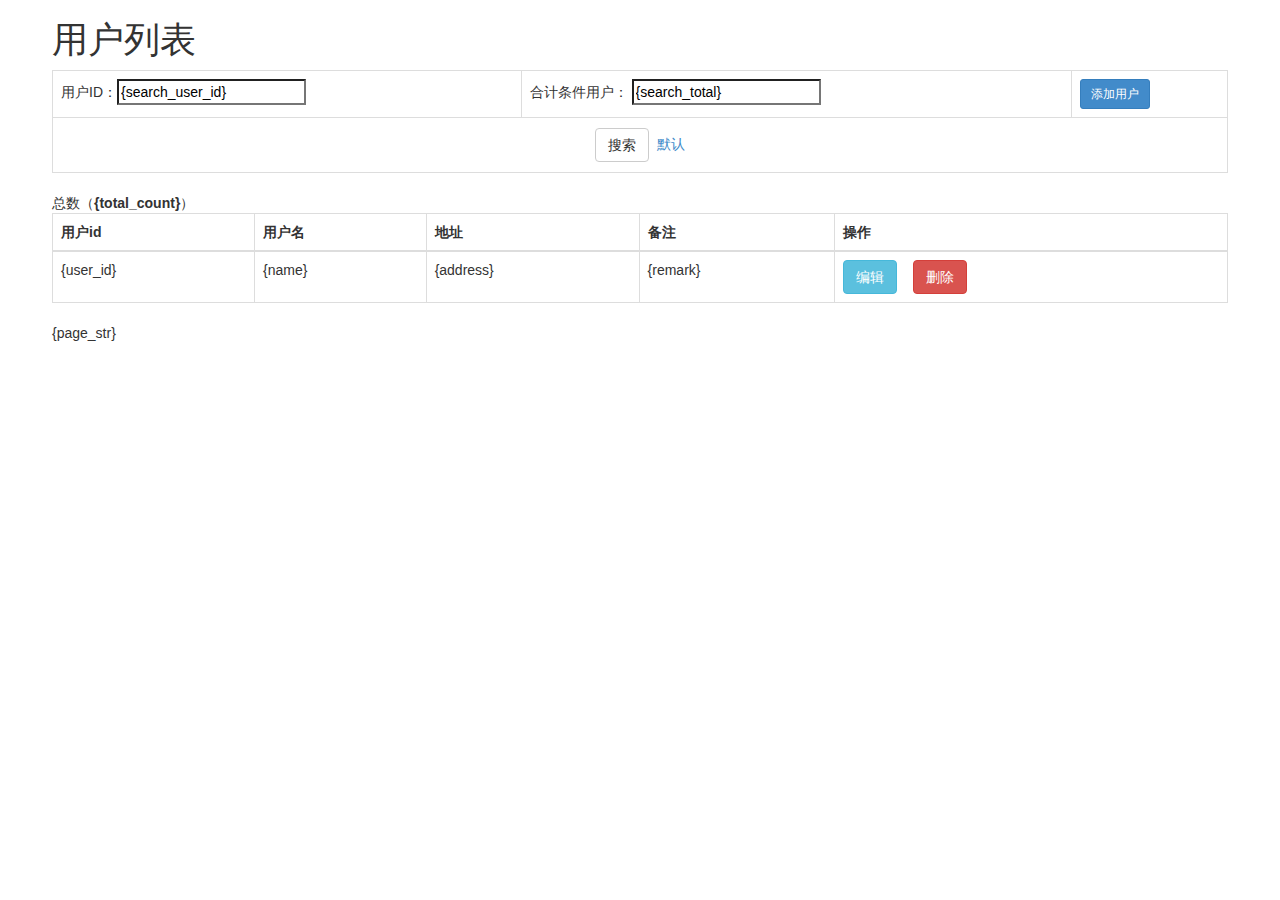
<file: templates/test.html>
<!DOCTYPE html>
<html>
<head>
    <meta charset="utf8">
    <title>用户列表</title>
    <link href="../static/css/bootstrap.min.css" rel="stylesheet">
    <script src="../static/js/jquery-2.0.3.min.js"></script>
    <script src="../static/js/bootstrap.min.js"></script>
    <meta name="viewport" content="width=device-width, initial-scale=1.0">
</head>
<script>
    // 提交表单
    function delete_info(id)
    {
        if(!id)
        {
            alert('Error！');
            return false;
        }
        // var form_data = new Array();

        $.ajax(
                {
                    url: "action/user_action.php",
                    data:{"id":id, "act":"del"},
                    type: "post",
                    beforeSend:function()
                    {
                        $("#tip").html("<span style='color:blue'>正在处理...</span>");
                        return true;
                    },
                    success:function(data)
                    {
                        if(data > 0)
                        {
                            alert('操作成功');
                            $("#tip").html("<span style='color:blueviolet'>恭喜，删除成功！</span>");

                            // document.location.href='world_system_notice.php'
                             location.reload();
                        }
                        else
                        {
                            $("#tip").html("<span style='color:red'>失败，请重试</span>");
                            alert('操作失败');
                        }
                    },
                    error:function()
                    {
                        alert('请求出错');
                    },
                    complete:function()
                    {
                        // $('#tips').hide();
                    }
                });

        return false;
    }

    // 编辑表单
    function get_edit_info(user_id)
    {
        if(!user_id)
        {
            alert('Error！');
            return false;
        }
        // var form_data = new Array();

        $.ajax(
                {
                    url: "action/user_action.php",
                    data:{"user_id":user_id, "act":"get"},
                    type: "post",
                    beforeSend:function()
                    {
                        // $("#tip").html("<span style='color:blue'>正在处理...</span>");
                        return true;
                    },
                    success:function(data)
                    {
                        if(data)
                        {

                            // 解析json数据
                            var data = data;

                            var data_obj = eval("("+data+")");

                            // 赋值
                            $("#user_id").val(data_obj.user_id);

                            $("#name").val(data_obj.name);
                            $("#address").val(data_obj.address);
                            $("#remark").val(data_obj.remark);
                            $("#act").val("edit");

                            // 将input元素设置为readonly
                            $('#user_id').attr("readonly","readonly")
                           // location.reload();
                        }
                        else
                        {
                            $("#tip").html("<span style='color:red'>失败，请重试</span>");
                          //  alert('操作失败');
                        }
                    },
                    error:function()
                    {
                        alert('请求出错');
                    },
                    complete:function()
                    {
                        // $('#tips').hide();
                    }
                });

        return false;
    }

    // 提交表单
    function check_form()
    {
        var user_id = $.trim($('#user_id').val());
        var act     = $.trim($('#act').val());

        if(!user_id)
        {
            alert('用户ID不能为空！');
            return false;
        }
           var form_data = $('#form_data').serialize();

        // 异步提交数据到action/add_action.php页面
        $.ajax(
                {
                    url: "action/user_action.php",
                    data:{"form_data":form_data,"act":act},
                    type: "post",
                    beforeSend:function()
                    {
                        $("#tip").html("<span style='color:blue'>正在处理...</span>");
                        return true;
                    },
                    success:function(data)
                    {
                        if(data > 0)
                        {

                            var msg = "添加";
                            if(act == "edit") msg = "编辑";
                            $("#tip").html("<span style='color:blueviolet'>恭喜，" +msg+ "成功！</span>");
                            // document.location.href='system_notice.php'
                            alert(msg + "OK！");
                            location.reload();
                        }
                        else
                        {
                            $("#tip").html("<span style='color:red'>失败，请重试</span>");
                            alert('操作失败');
                        }
                    },
                    error:function()
                    {
                        alert('请求出错');
                    },
                    complete:function()
                    {
                        $('#acting_tips').hide();
                    }
                });

        return false;
    }

    $(function () { $('#addUserModal').on('hide.bs.modal', function () {
        // 关闭时清空edit状态为add
        $("#act").val("add");
        location.reload();
    })
    });
</script>
<body>
<div class="container" style="min-width: 1200px;">

<h1>
用户列表
</h1>
    <form action="extreme_award_user_list.php" method="post" class="form">
    <table class="table table-bordered">
        <tbody>
        <tr>
            <td>用户ID：<input type="text" name="search_user_id" value="{search_user_id}"></td>
            <td>合计条件用户： <input type="text" name="search_total" value="{search_total}"></td>
            <td>   <!-- 按钮触发模态框 -->
                <button class="btn btn-primary btn-sm" data-toggle="modal"  data-target="#addUserModal">
                    添加用户
                </button>
            </td>
        </tr>
        <tr>
            <td colspan="10" style=" text-align: center; padding: 10px; border: none">
                <input type="submit" class="btn btn-default" value="搜索" />&nbsp;&nbsp;<a href="extreme_award_user_list.php">默认</a>
            </td>
        </tr>
        </tbody>
    </table>
    </form>

    总数（<b>{total_count}</b>）
<table class="table table-hover table-bordered" >
    <thead>
    <tr>
        <th>用户id</th>
        <th>用户名</th>
        <th>地址</th>
        <th>备注</th>
        <th>操作</th>
    </tr>
    </thead>
    <tbody>
    <!-- BEGIN list -->
    <tr>
        <td>{user_id}</td>
        <td>{name}</td>
        <td>{address}</td>
        <td>{remark}</td>
        <td>
            <button type="button" class="btn btn-info" data-toggle="modal" onclick="return get_edit_info({user_id})" data-target="#addUserModal">编辑</button>
            &nbsp;&nbsp;
        <button type="button" class="btn btn-danger" onclick="return delete_info({id})">删除</button>
        </td>

    </tr>

    <!-- END list -->


    </tbody>
</table>
    {page_str} &nbsp;&nbsp;&nbsp;&nbsp;&nbsp;&nbsp;

    <!-- 模态框示例（Modal） -->
    <form method="post" action="" class="form-horizontal" role="form" id="form_data" onsubmit="return check_form()" style="margin: 20px;">
    <div class="modal fade" id="addUserModal" tabindex="-1" role="dialog" aria-labelledby="myModalLabel" aria-hidden="true">
        <div class="modal-dialog">
            <div class="modal-content">
                <div class="modal-header">
                    <button type="button" class="close" data-dismiss="modal" aria-hidden="true">
                        &times;
                    </button>
                    <h4 class="modal-title" id="myModalLabel">
                        用户信息
                    </h4>
                </div>
                <div class="modal-body">
                    <form class="form-horizontal" role="form">
                        <div class="form-group">
                            <label for="user_id" class="col-sm-3 control-label">用户ID</label>
                            <div class="col-sm-9">
                                <input type="text" class="form-control" id="user_id" name="user_id" value="{user_id}"
                                       placeholder="请输入用户ID">
                            </div>
                        </div>

                        <div class="form-group">
                            <label for="lastname" class="col-sm-3 control-label">用户名</label>
                            <div class="col-sm-9">
                                <input type="text" class="form-control" name="user_name" value="" id="user_name"
                                       placeholder="用户名">
                            </div>
                        </div>
                        <div class="form-group">
                            <label for="lastname" class="col-sm-3 control-label">地址</label>
                            <div class="col-sm-9">
                                <input type="text" class="form-control" name="address" value="" id="address"
                                       placeholder="地址">
                            </div>
                        </div>

                        <div class="form-group">
                            <label for="remark" class="col-sm-3 control-label">备注</label>
                            <div class="col-sm-9">
                                <textarea  class="form-control"  name="remark" value="{remark}" id="remark"
                                       placeholder="备注">

                                </textarea>
                            </div>
                        </div>
                    </form>
                </div>
                <div class="modal-footer">
                    <button type="button" class="btn btn-default" data-dismiss="modal">关闭
                    </button>
                    <button type="submit" class="btn btn-primary">
                        提交
                    </button><span id="tip"> </span>
                </div>
            </div><!-- /.modal-content -->
        </div><!-- /.modal -->
    </div>
    </form>
</div>
</body>
</html>
</file>
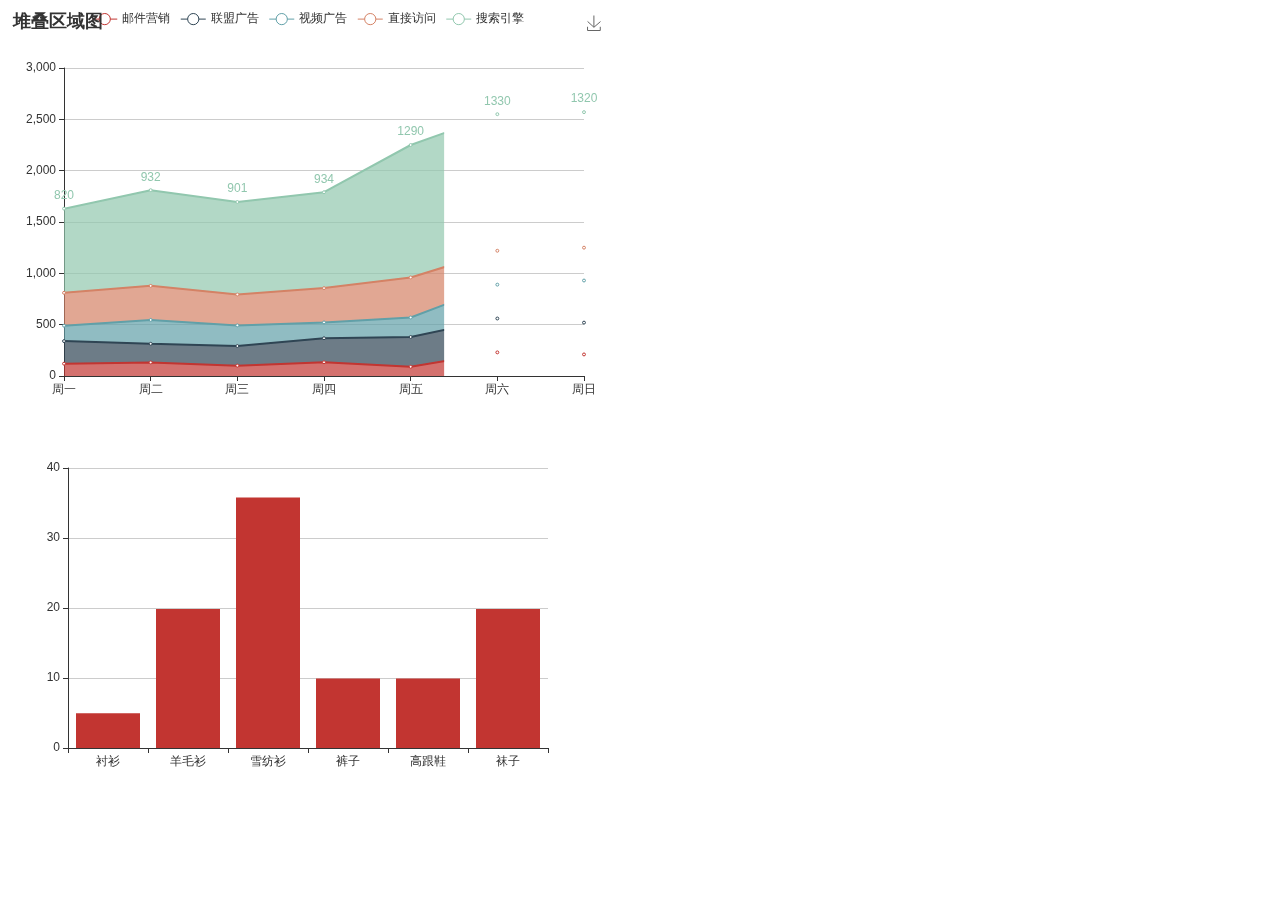
<file: templates/test_echarts.html>
<!DOCTYPE html>
<html>
<head>
    <meta charset="utf-8">
    <title>ECharts</title>
    <!-- 引入 echarts.js -->
    <script src="../static/js/echarts.js"></script>
</head>
<body>
    <!-- 为ECharts准备一个具备大小（宽高）的Dom -->
    <div id = "all_main" style="width: 1400px;height:500px;" >
        <div id="main"  style="width: 600px;height:400px;"></div>
        <div id="main2"  style="width: 600px;height:400px;"></div>
    </div>
    <script type="text/javascript">
        // 基于准备好的dom，初始化echarts实例
        var myChart = echarts.init(document.getElementById('main'));
        var myChart2 = echarts.init(document.getElementById('main2'));

        var option = {
            title: {
                text: '堆叠区域图'
            },
            tooltip : {
                trigger: 'axis',
                axisPointer: {
                    type: 'cross',
                    label: {
                        backgroundColor: '#6a7985'
                    }
                }
            },
            legend: {
                data:['邮件营销','联盟广告','视频广告','直接访问','搜索引擎']
            },
            toolbox: {
                feature: {
                    saveAsImage: {}
                }
            },
            grid: {
                left: '3%',
                right: '4%',
                bottom: '3%',
                containLabel: true
            },
            xAxis : [
                {
                    type : 'category',
                    boundaryGap : false,
                    data : ['周一','周二','周三','周四','周五','周六','周日']
                }
            ],
            yAxis : [
                {
                    type : 'value'
                }
            ],
            series : [
                {
                    name:'邮件营销',
                    type:'line',
                    stack: '总量',
                    areaStyle: {},
                    data:[120, 132, 101, 134, 90, 230, 210]
                },
                {
                    name:'联盟广告',
                    type:'line',
                    stack: '总量',
                    areaStyle: {},
                    data:[220, 182, 191, 234, 290, 330, 310]
                },
                {
                    name:'视频广告',
                    type:'line',
                    stack: '总量',
                    areaStyle: {},
                    data:[150, 232, 201, 154, 190, 330, 410]
                },
                {
                    name:'直接访问',
                    type:'line',
                    stack: '总量',
                    areaStyle: {normal: {}},
                    data:[320, 332, 301, 334, 390, 330, 320]
                },
                {
                    name:'搜索引擎',
                    type:'line',
                    stack: '总量',
                    label: {
                        normal: {
                            show: true,
                            position: 'top'
                        }
                    },
                    areaStyle: {normal: {}},
                    data:[820, 932, 901, 934, 1290, 1330, 1320]
                }
            ]
        };

        var option2 = {

            xAxis: {
                data: ["衬衫","羊毛衫","雪纺衫","裤子","高跟鞋","袜子"]
            },
            yAxis: {},
            series: [{
                name: '销量',
                type: 'bar',
                data: [5, 20, 36, 10, 10, 20]
            }]
        };

        myChart.setOption(option);
        myChart2.setOption(option2);
    </script>

</body>
</html>
</file>
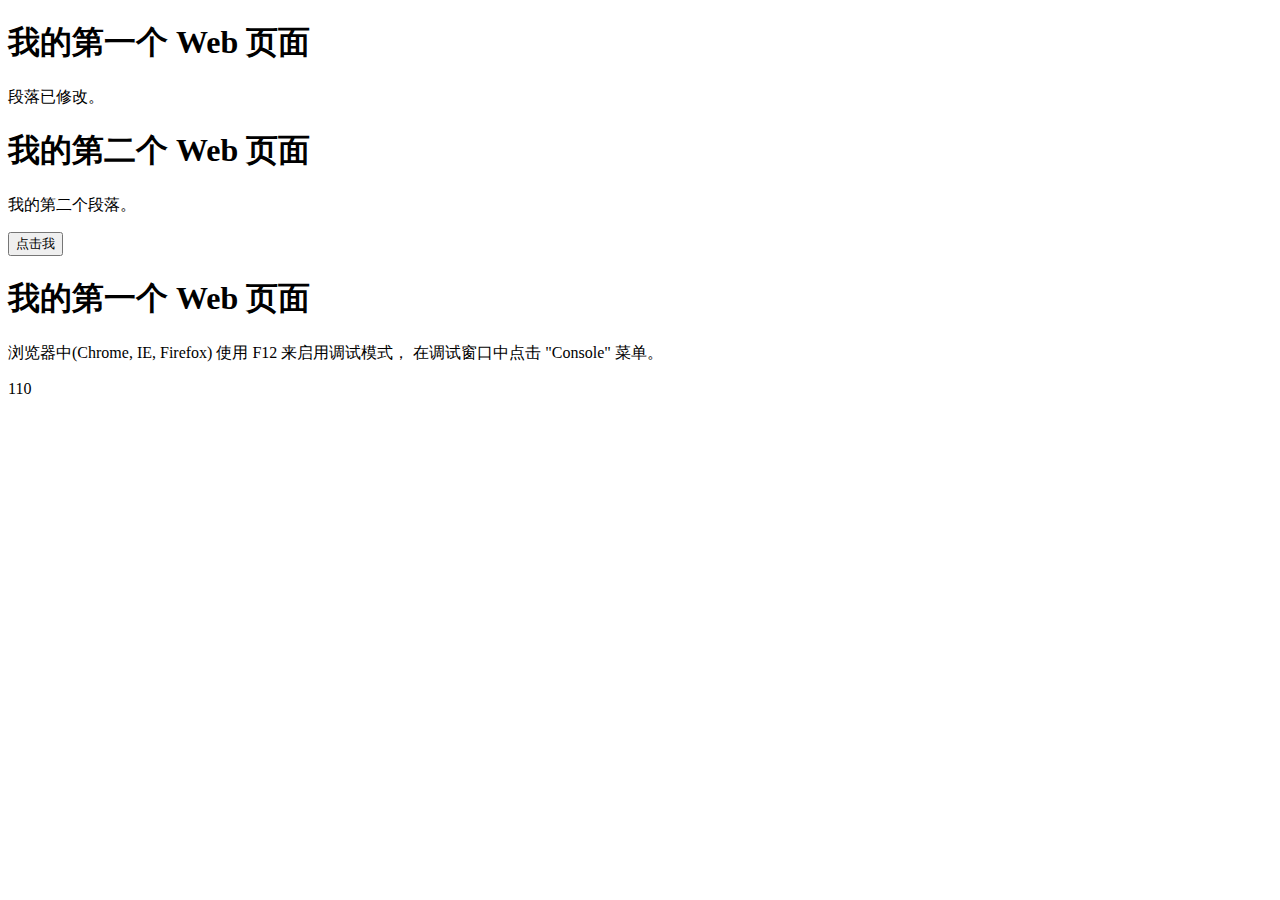
<file: templates/test_js.html>
<!DOCTYPE html>
<html lang="en">
<head>
    <meta charset="UTF-8">
    <title>学习JS</title>
    <script>
        function displayDate(){
            document.getElementById("demo").innerHTML=Date();
        }
        //将boby的<h1>标签的内容替换掉
        //document.write("<h1>西班牙</h1>")
        <!--通过js改变html<p id="xxx">的内容-->
        function myfcun(){
            xxx = document.getElementById("xxx");
            xxx.innerHTML="我是倔强的Python代码！！！";
        }
        //改变css的样式
        function funcss() {
            x=document.getElementById("cssid"); // 找到元素
	        x.style.color="#ff0000";          // 改变样式

    </script>
</head>

        <!--<h1>JS</h1>-->
        <!--<p>
            JavaScript 能够对事件作出反应。比如对按钮的点击：
        </p>
        <button type="button" onclick="alert('欢迎!')">点我!</button><!--onclick="alert('欢迎!'),alert() 函数在 JavaScript 中并不常用，但它对于代码测试非常方便。弹出欢迎框-->
        <!--<p id="demo"></p>
        <button type="button" onclick="displayDate()">显示日期</button>-->
        <!--<p id="xxx">我是倔强的JS代码！！！</p>
        <button type="button" onclick="myfcun()">click me</button>-->
        <!--<p id="cssid">
        JavaScript 能改变 HTML 元素的样式。
        </p>
        <button type="button" onclick="funcss()">点击这里</button>-->
        <!--
        <h1>我的第二段 JavaScript</h1>
        <p>请输入数字。如果输入值不是数字，浏览器会弹出提示框。输入验证</p>
        <input id="demo" type="text">
        <script>
        function myFunction()
        {
            var x=document.getElementById("demo").value;
            if(x==""||isNaN(x))
            {
                alert("不是数字");
                s = document.getElementById("xxx");
                s.innerHTML="请重新输入";
            }
        }
        </script>
        <button type="button" onclick="myFunction()">点击这里</button>
        <span id="xxx"></span>-->

        <!--JavaScript 显示数据
            JavaScript 可以通过不同的方式来输出数据：
            使用 window.alert() 弹出警告框。
            使用 document.write() 方法将内容写到 HTML 文档中。
            使用 innerHTML 写入到 HTML 元素。
            使用 console.log() 写入到浏览器的控制台。-->
        <!--弹出警告框--><!--<script>window.alert(5 + 6)</script>-->
        <!--操作 HTML 元素-->

        <!---------------------------js输出--------------------------->
        <h1>我的第一个 Web 页面</h1>
        <p id="demo">我的第一个段落</p>
        <script>
        document.getElementById("demo").innerHTML = "段落已修改。";
        </script>
        <!--写到 HTML 文档-->
        <h1>我的第二个 Web 页面</h1>
        <p>我的第二个段落。</p>
        <button type="button" onclick="myfcun1()">点击我</button>
        <script>
            function myfcun1(){
                document.write(Date());
            }
        </script>


      <h1>我的第一个 Web 页面</h1>
        <p>
        浏览器中(Chrome, IE, Firefox) 使用 F12 来启用调试模式， 在调试窗口中点击 "Console" 菜单。
        </p>
        <script>
        a = 5;
        b = 6;
        c = a + b;
        console.log(c);
        </script>
        <!-------------------------------------------------------------->

        <p id="dev"></p>
        <script>
        var x, y, z;
        x = 5;
        y = 6;
        z = (x + y) * 10;
        document.getElementById("dev").innerHTML = z;
        </script>
        <!-------------------------------------------------------------->

</body>
</html>



</body>
</html>


<!--获取id=demo这个元素，当点击日期，就显示数据document.getElementById("demo").innerHTML=Date();-->
</file>
